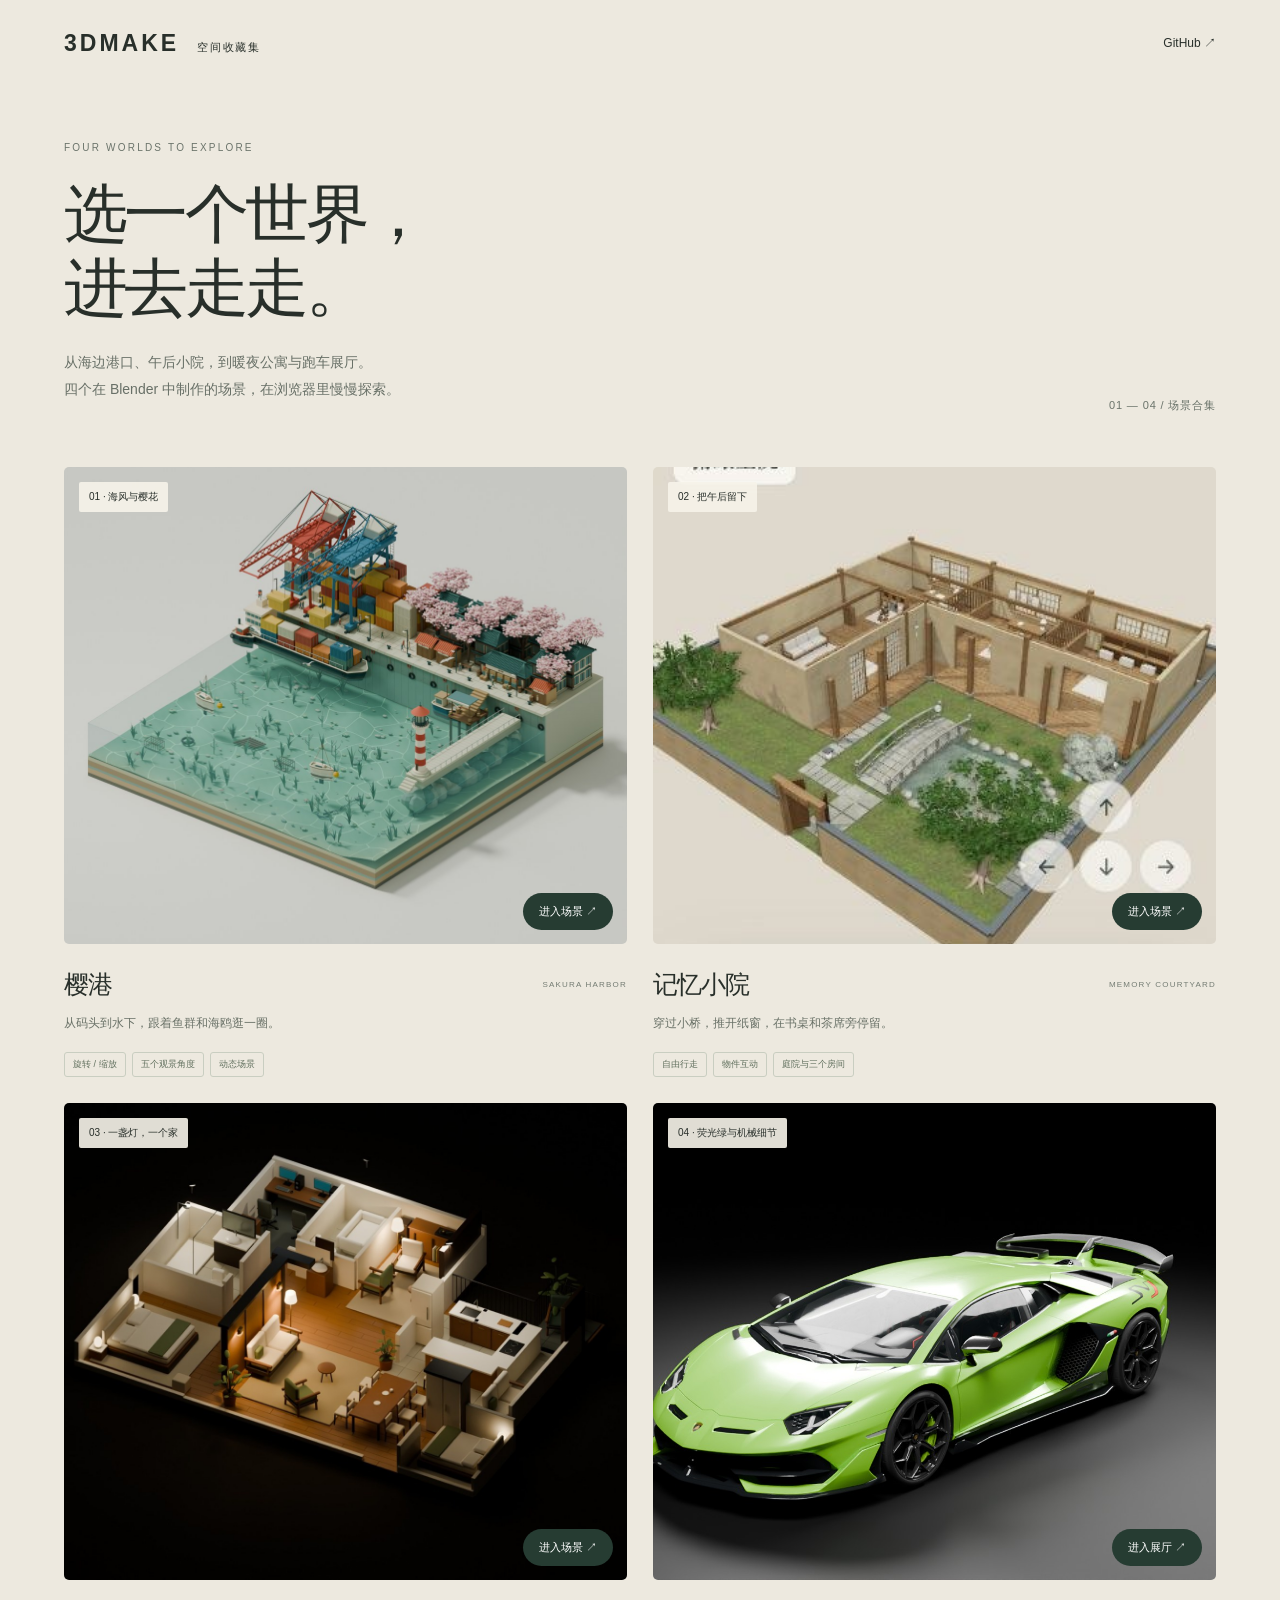
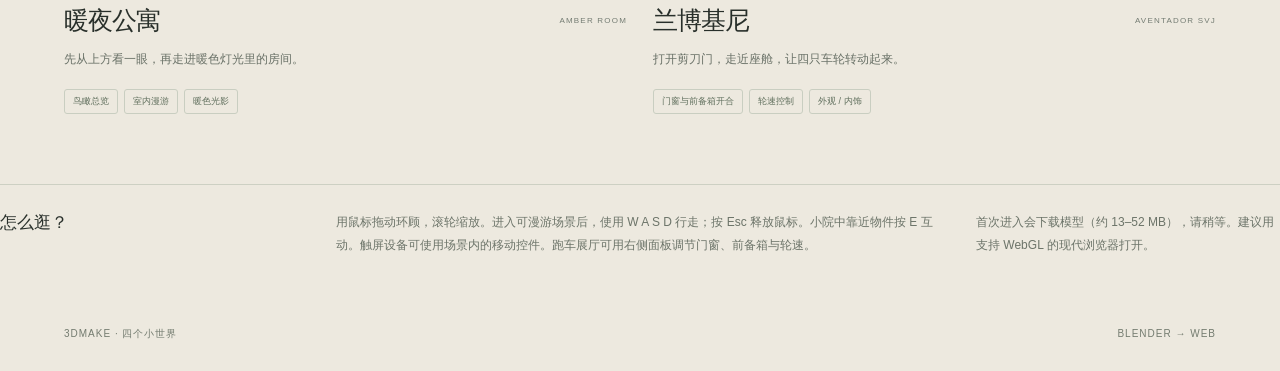
<file: index.html>
<!doctype html>
<html lang="zh-CN">
<head><meta charset="utf-8"><meta name="viewport" content="width=device-width,initial-scale=1"><meta name="theme-color" content="#ede9df"><meta name="description" content="四个交互三维场景：樱港、记忆小院、暖夜公寓与兰博基尼 Aventador SVJ。"><title>3DMAKE · 四个小世界</title><link rel="stylesheet" href="collection.css"></head>
<body class="gallery">
<header class="gallery-header"><a class="brand" href="./">3DMAKE<span>空间收藏集</span></a><a class="repo" href="https://github.com/Austenzcy/3dmake" target="_blank" rel="noopener">GitHub ↗</a></header>
<main><section class="intro"><p class="eyebrow">FOUR WORLDS TO EXPLORE</p><h1>选一个世界，<br>进去走走。</h1><p class="lede">从海边港口、午后小院，到暖夜公寓与跑车展厅。<br>四个在 Blender 中制作的场景，在浏览器里慢慢探索。</p><span class="count">01 — 04 / 场景合集</span></section>
<section class="cards" aria-label="选择三维场景">
<a class="card" href="viewer.html?scene=harbor"><div class="picture"><img src="assets/harbor.jpg" alt="樱花、吊机和灯塔围绕的微缩港口"><span class="badge">01 · 海风与樱花</span><span class="enter">进入场景 ↗</span></div><div class="card-head"><h2>樱港</h2><span>SAKURA HARBOR</span></div><p>从码头到水下，跟着鱼群和海鸥逛一圈。</p><div class="tags"><span>旋转 / 缩放</span><span>五个观景角度</span><span>动态场景</span></div></a>
<a class="card" href="viewer.html?scene=courtyard"><div class="picture"><img src="assets/courtyard.jpg" alt="米色中式庭院、池塘与小桥" loading="lazy"><span class="badge">02 · 把午后留下</span><span class="enter">进入场景 ↗</span></div><div class="card-head"><h2>记忆小院</h2><span>MEMORY COURTYARD</span></div><p>穿过小桥，推开纸窗，在书桌和茶席旁停留。</p><div class="tags"><span>自由行走</span><span>物件互动</span><span>庭院与三个房间</span></div></a>
<a class="card" href="viewer.html?scene=apartment"><div class="picture"><img src="assets/apartment.jpg" alt="暖灯照亮的开放式公寓模型" loading="lazy"><span class="badge">03 · 一盏灯，一个家</span><span class="enter">进入场景 ↗</span></div><div class="card-head"><h2>暖夜公寓</h2><span>AMBER ROOM</span></div><p>先从上方看一眼，再走进暖色灯光里的房间。</p><div class="tags"><span>鸟瞰总览</span><span>室内漫游</span><span>暖色光影</span></div></a>
<a class="card" href="viewer.html?scene=lamborghini"><div class="picture"><img src="assets/lamborghini.jpg" alt="黑色展厅中的荧光绿兰博基尼 Aventador SVJ" loading="lazy"><span class="badge">04 · 荧光绿与机械细节</span><span class="enter">进入展厅 ↗</span></div><div class="card-head"><h2>兰博基尼</h2><span>AVENTADOR SVJ</span></div><p>打开剪刀门，走近座舱，让四只车轮转动起来。</p><div class="tags"><span>门窗与前备箱开合</span><span>轮速控制</span><span>外观 / 内饰</span></div></a>
</section><section class="guide"><h2>怎么逛？</h2><p>用鼠标拖动环顾，滚轮缩放。进入可漫游场景后，使用 W A S D 行走；按 Esc 释放鼠标。小院中靠近物件按 E 互动。触屏设备可使用场景内的移动控件。跑车展厅可用右侧面板调节门窗、前备箱与轮速。</p><p>首次进入会下载模型（约 13–52 MB），请稍等。建议用支持 WebGL 的现代浏览器打开。</p></section></main><footer class="gallery-footer"><span>3DMAKE · 四个小世界</span><span>BLENDER → WEB</span></footer>
</body></html>
</file>
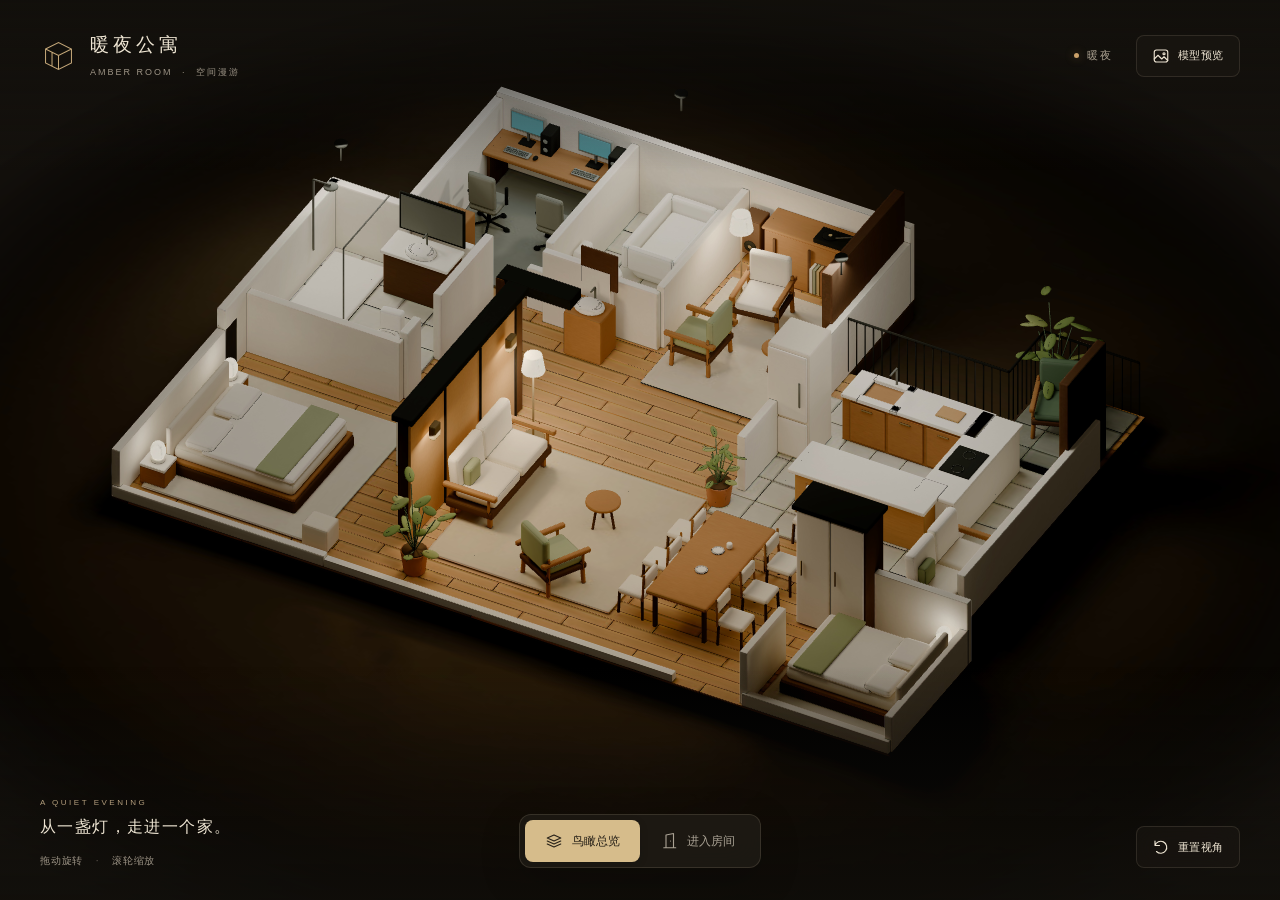
<file: scenes/apartment/index.html>
<!doctype html>
<html lang="zh-CN">
<head>
<meta charset="UTF-8"><meta name="viewport" content="width=device-width, initial-scale=1, viewport-fit=cover">
<meta name="theme-color" content="#14110d"><meta name="description" content="一间被暖光照亮的公寓。依据模型预览在 Blender 中重建，在浏览器中旋转总览，或进入房间自由漫步。">
<title>暖夜公寓 · 空间漫游</title>
<link rel="icon" href="data:image/svg+xml,%3Csvg xmlns='http://www.w3.org/2000/svg' viewBox='0 0 64 64'%3E%3Crect width='64' height='64' rx='16' fill='%23221e17'/%3E%3Cpath d='M14 43V24l18-9 18 9v19l-18 9zM14 24l18 9 18-9M32 33v19' fill='none' stroke='%23d9b981' stroke-width='3'/%3E%3C/svg%3E">
<link rel="stylesheet" href="./style.css">
<script type="importmap">{"imports":{"three":"./vendor/three.module.js","three/addons/":"./vendor/addons/"}}</script>
</head>
<body>
<main id="experience" aria-label="暖夜公寓三维空间">
 <div id="scene"></div>
 <div id="loading"><img src="./assets/poster.jpg" alt="暖色灯光下的公寓鸟瞰模型"><div class="loading-label"><span>正在点亮房间</span><span id="loadProgress">0%</span><div class="loading-track"><i id="loadBar"></i></div></div></div>
 <div class="edge-shade" aria-hidden="true"></div>
 <header>
  <div class="brand"><svg viewBox="0 0 40 40" aria-hidden="true"><path d="m6 13 14-7 14 7v15l-14 7-14-7zm0 0 14 7 14-7M20 20v15M13 17v14"/></svg><div><h1>暖夜公寓</h1><p>AMBER ROOM <span>·</span> 空间漫游</p></div></div>
  <div class="header-actions"><span class="night-label"><i></i> 暖夜</span><button id="referenceBtn" class="ghost" aria-label="查看模型预览"><svg viewBox="0 0 24 24"><rect x="3" y="4" width="18" height="16" rx="3"/><path d="m3 16 5-5 5 5 3-3 5 5"/><circle cx="16" cy="9" r="1.4"/></svg><span>模型预览</span></button></div>
 </header>
 <div id="crosshair" aria-hidden="true"></div>
 <div id="walkHint" class="walk-hint" hidden>点击画面环顾 <span>·</span> W A S D 移动 <span>·</span> Esc 释放鼠标</div>
 <div id="toast" role="status" aria-live="polite"></div>
 <footer>
  <div class="scene-caption"><div class="eyebrow">A QUIET EVENING</div><p id="modeCaption">从一盏灯，走进一个家。</p><span id="controlsCaption">拖动旋转 <b>·</b> 滚轮缩放</span></div>
  <nav class="mode-switch" aria-label="观看方式">
   <button id="overviewBtn" class="selected" aria-pressed="true"><svg viewBox="0 0 24 24"><path d="m3 8 9-4 9 4-9 4zm0 4 9 4 9-4M3 16l9 4 9-4"/></svg>鸟瞰总览</button>
   <button id="walkBtn" aria-pressed="false"><svg viewBox="0 0 24 24"><path d="M8 21V4l10-2v19M5 21h16M14 12h.01"/></svg>进入房间</button>
  </nav>
  <button id="resetBtn" class="reset ghost" aria-label="回到初始视角"><svg viewBox="0 0 24 24"><path d="M4 10a8 8 0 1 1 2 8M4 4v6h6"/></svg><span>重置视角</span></button>
 </footer>
 <aside id="minimap" hidden aria-label="当前位置"><span>你在这里</span><svg id="map" viewBox="-7.8 -6.7 15.6 11.8"><g id="mapPlan"></g><g id="mapMarker"><circle r=".42" class="marker-aura"/><path d="M0 -.36 .19 .2 0 .1 -.19 .2z"/></g></svg></aside>
 <div id="touchControls" hidden><div id="joystick" aria-label="拖动摇杆移动"><i id="stick"></i></div><div class="touch-look-hint">右侧滑动环顾</div></div>
 <dialog id="referenceDialog"><div class="dialog-header"><div><span class="eyebrow">MODEL PREVIEW</span><h2>模型预览</h2></div><button id="closeReference" aria-label="关闭模型预览">×</button></div><img src="./assets/poster.jpg" alt="暖夜公寓模型渲染预览"><p>依据单张图片重建。不可见的结构与实际尺寸按比例推定。</p></dialog>
 <div id="errorPanel" hidden><h2>暂时无法打开三维场景</h2><p id="errorText"></p><button onclick="location.reload()">重新加载</button></div>
</main>
<script type="module" src="./app.js"></script>
</body></html>
</file>
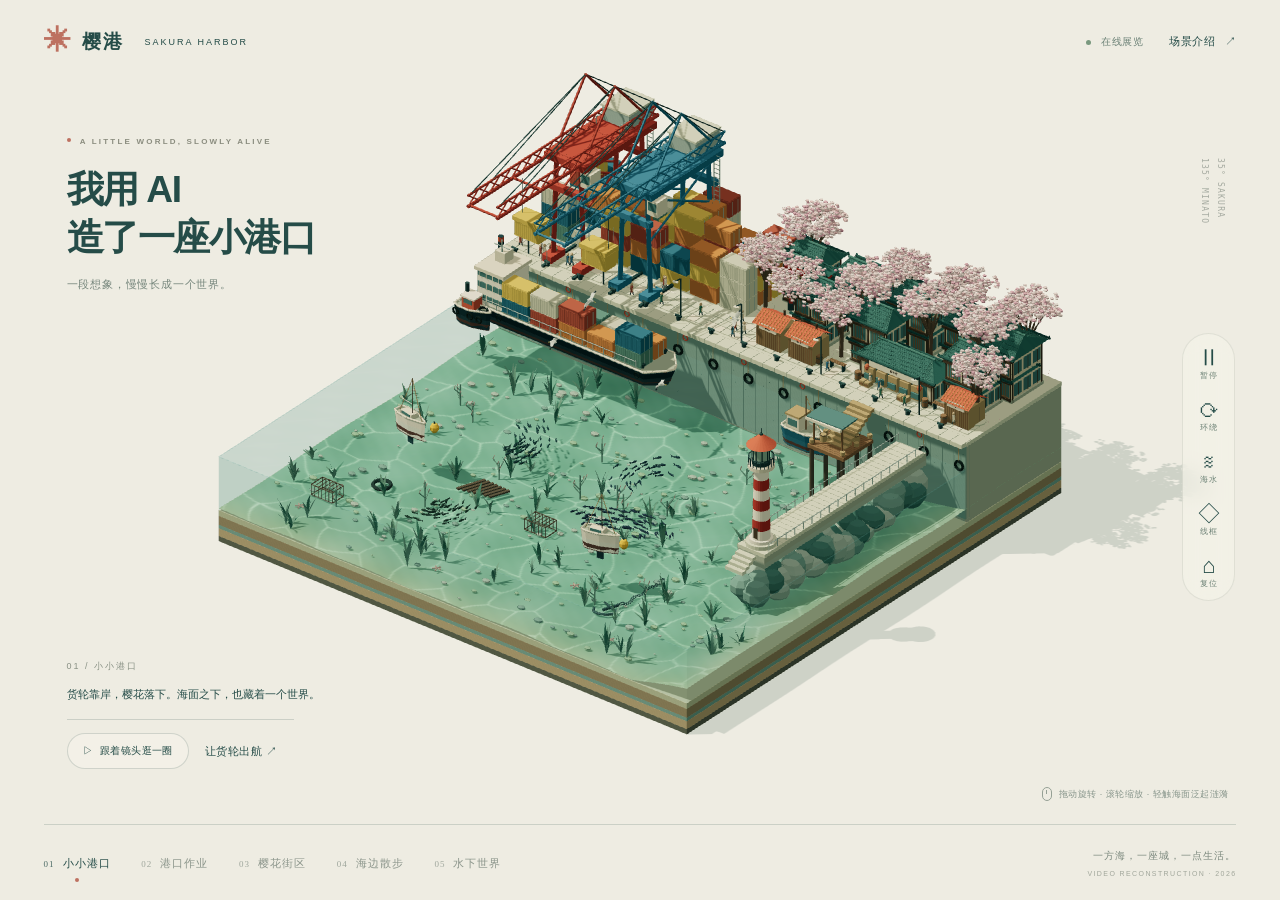
<file: scenes/harbor/index.html>
<!doctype html>
<html lang="zh-CN">
<head>
<meta charset="UTF-8"><meta name="viewport" content="width=device-width, initial-scale=1">
<meta name="theme-color" content="#eeece2"><meta name="description" content="从参考视频重建的樱花微缩港口。探索码头、双吊机、樱花街区、灯塔与海面下的世界。">
<title>樱港 · 一座小小的港口</title>
<link rel="stylesheet" href="style.css">
<script type="importmap">{"imports":{"three":"./vendor/three.module.js"}}</script>
</head>
<body>
<main id="experience">
  <div id="stage" role="img" aria-label="可旋转、缩放的樱花港口三维模型"></div>
  <header class="masthead"><a class="wordmark" href="#" aria-label="返回港口全景"><span class="mark">✳</span> 樱港 <span class="en">SAKURA HARBOR</span></a><div class="header-right"><span class="local-status"><i></i> 在线展览</span><button id="referenceBtn" class="text-btn">场景介绍 <span>↗</span></button></div></header>
  <section class="intro" aria-live="polite"><div class="eyebrow"><span class="coral-dot"></span> A LITTLE WORLD, SLOWLY ALIVE</div><h1 id="sceneTitle">我用 AI<br>造了一座小港口</h1><p id="sceneSubtitle">一段想象，慢慢长成一个世界。</p></section>
  <div class="coordinate" aria-hidden="true">35° SAKURA<br>135° MINATO</div>
  <div class="toolbar" aria-label="场景控制">
    <button id="pauseBtn" title="暂停场景动画" aria-label="暂停动画" aria-pressed="false"><span>Ⅱ</span><small>暂停</small></button>
    <button id="rotateBtn" title="自动环绕" aria-pressed="false"><span>⟳</span><small>环绕</small></button>
    <button id="waterBtn" title="显示或隐藏海水" aria-pressed="false"><span>≋</span><small>海水</small></button>
    <button id="wireBtn" title="查看模型线框" aria-pressed="false"><span>◇</span><small>线框</small></button>
    <button id="resetBtn" title="重置视角"><span>⌂</span><small>复位</small></button>
  </div>
  <div class="scene-detail"><span id="sceneNumber">01 / 小小港口</span><p id="sceneCaption">货轮靠岸，樱花落下。海面之下，也藏着一个世界。</p><div class="small-rule"></div><div class="scene-actions"><button id="tourBtn" class="pill"><span>▷</span> 跟着镜头逛一圈</button><button id="sailBtn" class="text-btn">让货轮出航 ↗</button></div></div>
  <div class="interaction-hint"><span class="mouse-icon"></span><span>拖动旋转 · 滚轮缩放 · 轻触海面泛起涟漪</span></div>
  <footer class="bottom-bar"><nav id="views" aria-label="观景角度">
    <button data-view="0" class="active" aria-current="true"><span>01</span>小小港口<i></i></button>
    <button data-view="1"><span>02</span>港口作业<i></i></button>
    <button data-view="2"><span>03</span>樱花街区<i></i></button>
    <button data-view="3"><span>04</span>海边散步<i></i></button>
    <button data-view="4"><span>05</span>水下世界<i></i></button>
  </nav><div class="footer-note">一方海，一座城，一点生活。<span>VIDEO RECONSTRUCTION · 2026</span></div></footer>
  <div id="loading" role="status"><div class="loader-line"><i></i></div><div>正在把小港口搬到眼前 <span id="loadPercent">0%</span></div><small>第一次加载需要一点时间</small></div>
  <div id="toast" role="status"></div>
</main>
<dialog id="referenceDialog">
  <header><div><div class="eyebrow">ABOUT THE SCENE</div><h2>走进这座小港口</h2></div><button id="closeReference" aria-label="关闭场景介绍">×</button></header>
  <p class="reference-note">左侧为模型渲染预览。选择下方场景，网页镜头会切换到对应区域。<br>模型依据可见画面重建；未展示的背面结构按同一风格补全，尺寸为视觉比例。</p>
  <div class="reference-body"><img id="referenceImage" src="../../assets/harbor.jpg" alt="港口模型渲染预览"><div class="reference-description"><div id="referenceTime">模型预览</div><h3 id="referenceHeading">小小港口</h3><p id="referenceText">方形海水剖面、后侧港口、右侧防波堤，保留原视频的微缩构图。</p><div class="reference-picks"><button data-ref="0" class="active">01 全景</button><button data-ref="1">02 双吊机</button><button data-ref="2">03 樱花街</button><button data-ref="3">04 灯塔</button><button data-ref="4">05 海底</button></div><button id="backToModel" class="pill">回到对应模型视角 ↗</button><a href="../../assets/harbor.jpg" target="_blank">查看 Blender 全景渲染 ↗</a></div></div>
</dialog>
<script type="module" src="app.js"></script>
</body></html>
</file>
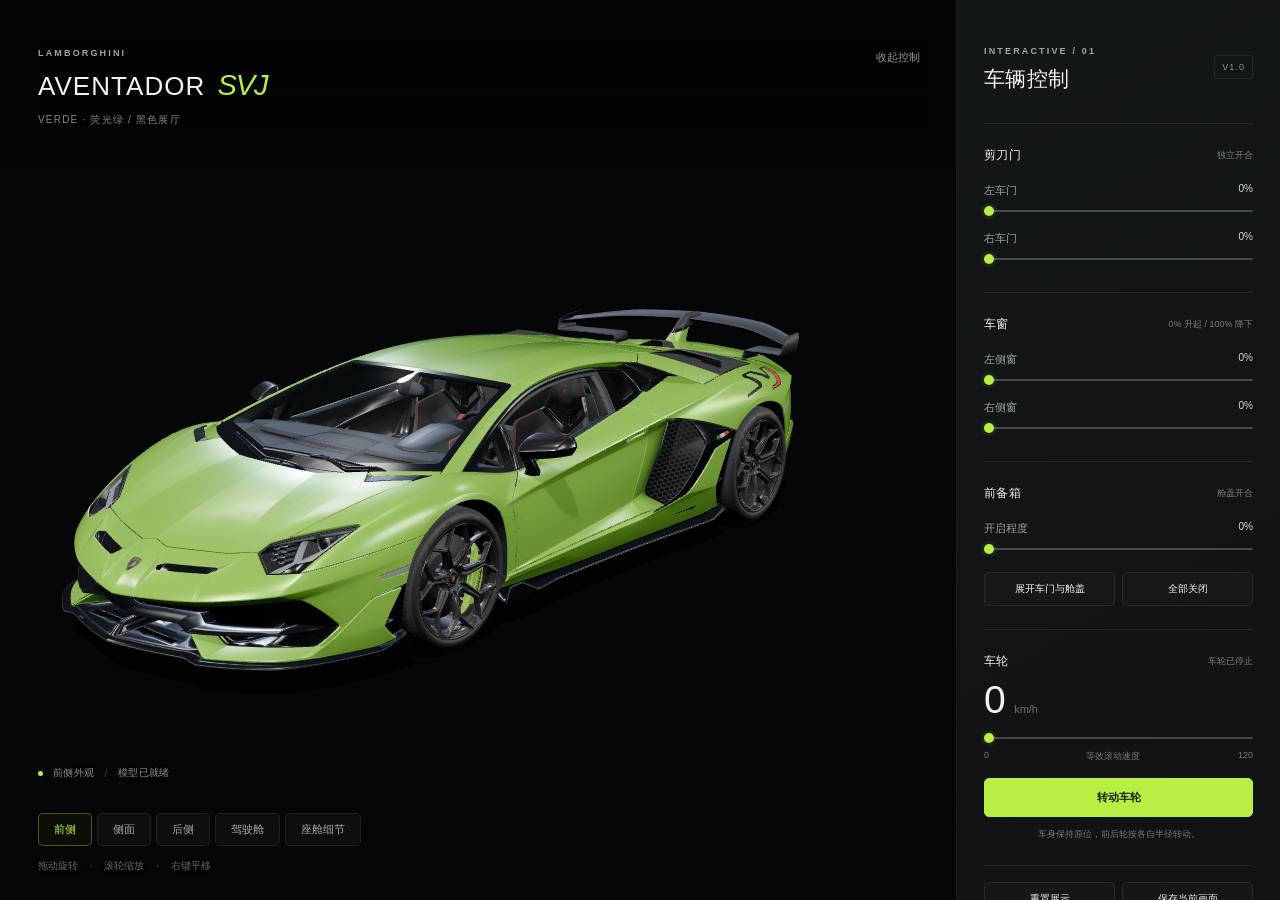
<file: scenes/lamborghini/index.html>
<!doctype html>
<html lang="zh-CN"><head><meta charset="utf-8"><meta name="viewport" content="width=device-width,initial-scale=1"><meta name="theme-color" content="#050607"><title>Aventador SVJ · 交互展厅</title><link rel="icon" href="data:image/svg+xml,%3Csvg xmlns='http://www.w3.org/2000/svg' viewBox='0 0 32 32'%3E%3Crect width='32' height='32' rx='6' fill='%23050607'/%3E%3Cpath d='M8 8h7l-4 16H4zm12 0h8l-10 16h-7z' fill='%23b9ef45'/%3E%3C/svg%3E">
<link rel="stylesheet" href="./style.css"></head>
<body><main id="stage"><canvas id="viewport" aria-label="可旋转查看的 Aventador SVJ 三维模型"></canvas>
<header><div class="wordmark"><span class="eyebrow">LAMBORGHINI</span><h1>AVENTADOR <em>SVJ</em></h1><p>VERDE · 荧光绿 / 黑色展厅</p></div><button id="controls-toggle" class="quiet" aria-expanded="true">收起控制</button></header>
<div class="view-label"><span class="status-dot"></span><span id="view-name">前侧外观</span><span class="separator">/</span><span id="model-status">载入模型</span></div>
<div id="loading" role="status"><div class="spinner"></div><strong id="loading-title">正在进入展厅</strong><span id="loading-subtitle">加载车身、座舱与材质细节</span></div>
<footer><div class="camera-nav" aria-label="预设视角"><button data-camera="front" class="active">前侧</button><button data-camera="side">侧面</button><button data-camera="rear">后侧</button><button data-camera="cockpit">驾驶舱</button><button data-camera="cabin">座舱细节</button></div><p class="gesture">拖动旋转 <span>·</span> 滚轮缩放 <span>·</span> 右键平移</p></footer>
</main>
<aside id="controls" inert><div class="panel-heading"><div><span class="eyebrow">INTERACTIVE / 01</span><h2>车辆控制</h2></div><span class="version">V1.0</span></div>
<section class="control-section"><div class="section-top"><h3>剪刀门</h3><span>独立开合</span></div>
<label for="door-left">左车门 <output id="value-door_left">0%</output></label><input id="door-left" type="range" min="0" max="100" value="0" data-control="door_left">
<label for="door-right">右车门 <output id="value-door_right">0%</output></label><input id="door-right" type="range" min="0" max="100" value="0" data-control="door_right"></section>
<section class="control-section"><div class="section-top"><h3>车窗</h3><span>0% 升起 / 100% 降下</span></div>
<label for="window-left">左侧窗 <output id="value-window_left">0%</output></label><input id="window-left" type="range" min="0" max="100" value="0" data-control="window_left">
<label for="window-right">右侧窗 <output id="value-window_right">0%</output></label><input id="window-right" type="range" min="0" max="100" value="0" data-control="window_right"></section>
<section class="control-section"><div class="section-top"><h3>前备箱</h3><span>舱盖开合</span></div>
<label for="frunk">开启程度 <output id="value-frunk_open">0%</output></label><input id="frunk" type="range" min="0" max="100" value="0" data-control="frunk_open">
<div class="button-row"><button id="open-all">展开车门与舱盖</button><button id="close-all">全部关闭</button></div></section>
<section class="control-section wheels"><div class="section-top"><h3>车轮</h3><span id="wheel-state">车轮已停止</span></div><div class="speed-readout"><output id="speed-value">0</output><span>km/h</span></div>
<label for="speed" class="sr-only">车轮等效速度</label><input id="speed" type="range" min="0" max="120" value="0"><div class="range-labels"><span>0</span><span>等效滚动速度</span><span>120</span></div>
<button id="wheel-toggle" class="primary" aria-pressed="false">转动车轮</button><p class="micro">车身保持原位，前后轮按各自半径转动。</p></section>
<div class="panel-actions"><button id="reset">重置展示</button><button id="snapshot">保存当前画面</button></div><button id="info-open" class="info-link">模型来源与版本说明 <span>↗</span></button>
</aside>
<dialog id="info"><button id="info-close" aria-label="关闭模型说明">×</button><span class="eyebrow">ABOUT THIS MODEL</span><h2>Aventador SVJ · 第一版</h2><p>采用兰博基尼官方公开 AR 模型作为车辆几何底稿，保留原始外观、座舱与贴图，完成部件拆分、展示用开合控制、荧光绿漆面和黑色展厅。</p><dl><div><dt>车型</dt><dd>Aventador SVJ 硬顶版</dd></div><div><dt>几何量</dt><dd><span id="triangle-count">—</span> 个三角面</dd></div><div><dt>车身尺寸</dt><dd>约 4.941 × 2.274 × 1.145 m（含后视镜）</dd></div></dl><p>本版支持四轮转动、左右剪刀门、左右侧窗和前备箱。车身换色、车灯、内置灯、尾气、发动机动态及气流展示已预留位置，暂未启用。</p><p class="note">精度说明：这是官方展示模型，并非原厂工程 CAD。原始贴图最高为 1024 像素；门窗运动路径为展示绑定，未按实测机构校准。发动机内部、车窗升降器等隐藏结构尚未重建。</p><p class="source-link"><a href="https://www.lamborghini.com/en-en/history/aventador-svj" target="_blank" rel="noopener">官方车型参考 ↗</a> <a href="https://www.lamborghini.com/sites/it-en/files/DAM/lamborghini/facelift_2019/model_detail/augmented-reality/aventador/svj/AventadorSVJ_09.glb" target="_blank" rel="noopener">官方模型来源 ↗</a></p></dialog>
<script src="./app.bundle.js"></script></body></html>
</file>
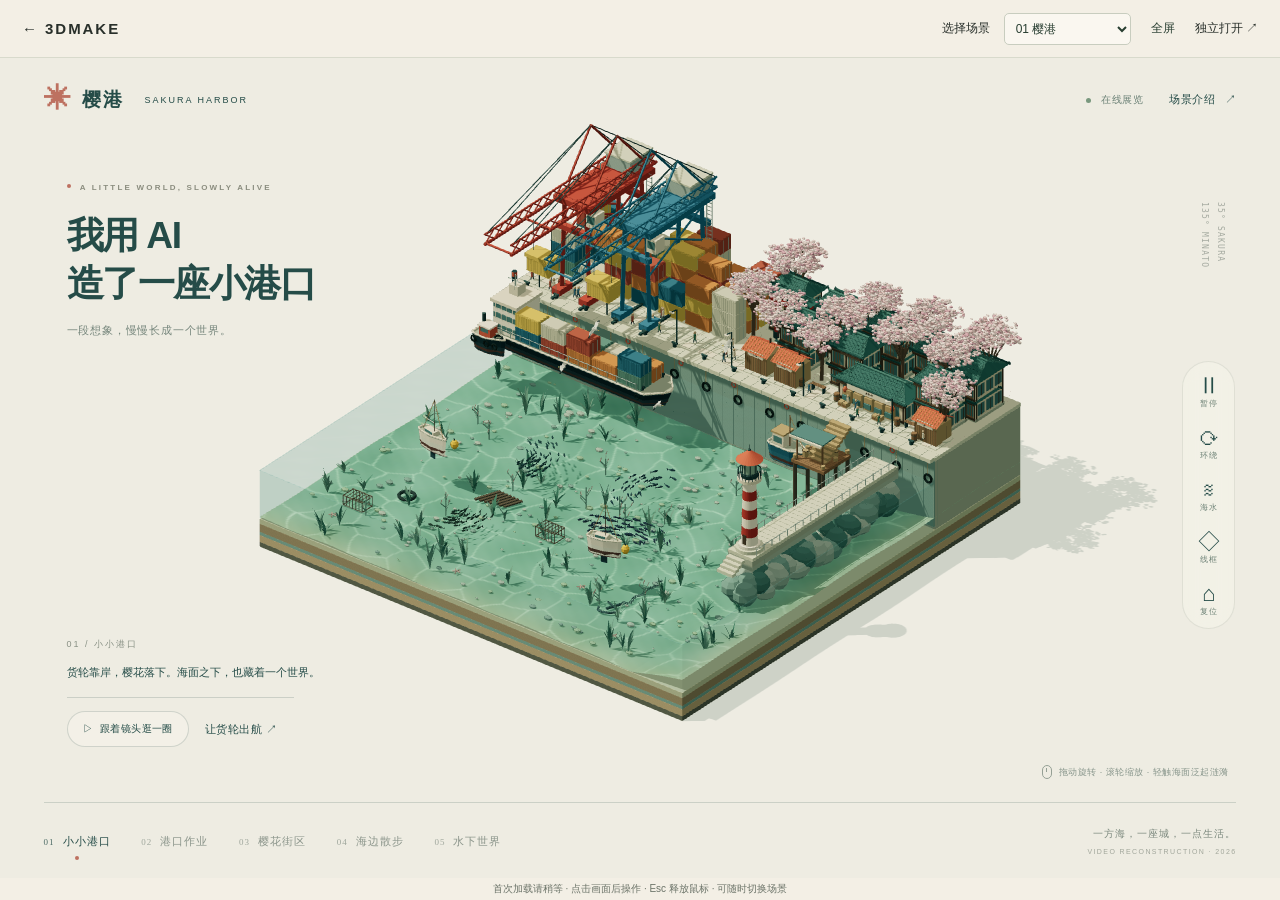
<file: viewer.html>
<!doctype html><html lang="zh-CN"><head><meta charset="utf-8"><meta name="viewport" content="width=device-width,initial-scale=1"><meta name="theme-color" content="#f3efe5"><title>场景漫游 · 3DMAKE</title><link rel="stylesheet" href="collection.css"></head><body class="viewer"><header class="viewer-bar"><a href="./" class="brand" aria-label="返回场景合集">← 3DMAKE</a><div class="viewer-actions"><label for="scene">选择场景</label><select id="scene"><option value="harbor">01 樱港</option><option value="courtyard">02 记忆小院</option><option value="apartment">03 暖夜公寓</option><option value="lamborghini">04 兰博基尼 SVJ</option></select><button id="fullscreen">全屏</button><a id="direct" href="scenes/harbor/" target="_blank" rel="noopener">独立打开 ↗</a></div></header><main class="frame-wrap" id="frameWrap"><iframe id="sceneFrame" title="三维场景" allow="fullscreen" allowfullscreen></iframe></main><p class="viewer-note">首次加载请稍等 · 点击画面后操作 · Esc 释放鼠标 · 可随时切换场景</p><noscript><p class="viewer-error">请启用 JavaScript，或返回首页使用支持 JavaScript 的浏览器。</p></noscript><script src="viewer.js"></script></body></html>
</file>
<file: collection.css>
*{box-sizing:border-box}html{color-scheme:light}body{margin:0;font-family:-apple-system,BlinkMacSystemFont,"Segoe UI","PingFang SC","Microsoft YaHei",sans-serif;color:#282f2a;background:#ede9df}a{color:inherit;text-decoration:none}button,select{font:inherit}a:focus-visible,button:focus-visible,select:focus-visible{outline:3px solid #b75e3d;outline-offset:5px}.gallery-header,.gallery-footer{display:flex;align-items:center;justify-content:space-between;margin:0 auto;max-width:1540px;padding:30px 5%}.brand{font-weight:850;letter-spacing:.13em;font-size:23px}.brand span{display:inline-block;margin-left:18px;font-size:11px;letter-spacing:.16em;font-weight:500}.repo{font-size:12px}.intro{position:relative;max-width:1540px;margin:auto;padding:45px 5% 50px}.eyebrow{font-size:10px;letter-spacing:.22em;color:#6b746b;margin-bottom:24px}.intro h1{font-size:clamp(44px,5vw,74px);font-weight:500;letter-spacing:-.055em;line-height:1.16;margin:0 0 24px}.lede{font-size:14px;line-height:1.9;color:#687067}.count{position:absolute;bottom:54px;right:5%;font-size:11px;letter-spacing:.08em;color:#6b746b}.cards{max-width:1540px;margin:auto;padding:0 5%;display:grid;grid-template-columns:repeat(2,minmax(0,1fr));gap:26px}.card{display:block;min-width:0}.picture{aspect-ratio:1.18;position:relative;background:#d5d3c8;overflow:hidden;border-radius:5px}.picture img{width:100%;height:100%;object-fit:cover;transition:transform .6s ease}.card:hover .picture img{transform:scale(1.035)}.badge{position:absolute;top:15px;left:15px;padding:8px 10px;border-radius:2px;background:#f7f3e9e8;font-size:10px}.enter{position:absolute;right:14px;bottom:14px;border-radius:30px;background:#263c32;color:#fff;padding:11px 16px;font-size:11px}.card-head{display:flex;justify-content:space-between;gap:8px;align-items:center;margin-top:24px}.card h2{margin:0;font-size:25px;letter-spacing:-.04em;font-weight:550}.card-head>span{font-size:8px;letter-spacing:.15em;color:#747c73}.card p{font-size:12px;line-height:1.8;color:#697167}.tags{display:flex;flex-wrap:wrap;gap:6px;margin-top:18px}.tags span{border:1px solid #c9cec1;padding:5px 8px;border-radius:3px;font-size:9px;color:#61705e}.guide{max-width:1386px;margin:70px auto 20px;border-top:1px solid #cdd0c3;padding:26px 0;display:grid;grid-template-columns:1fr 2fr 1fr;gap:32px}.guide h2{font-size:17px;font-weight:500;margin:0}.guide p{font-size:12px;line-height:1.9;color:#6c7469;margin:0}.gallery-footer{font-size:10px;letter-spacing:.1em;color:#747c70;padding-top:24px;padding-bottom:30px}.viewer{height:100vh;height:100dvh;display:flex;flex-direction:column;overflow:hidden;background:#f3efe5}.viewer-bar{flex:none;min-height:58px;display:flex;align-items:center;justify-content:space-between;padding:10px 22px;gap:16px;background:#f3efe5;border-bottom:1px solid #d8dacc}.viewer-bar .brand{font-size:15px}.viewer-actions{display:flex;align-items:center;gap:14px;font-size:12px}.viewer-actions select{max-width:180px;border:1px solid #c8cdbf;border-radius:5px;padding:7px;background:#faf7f0;color:#283e31}.viewer-actions button{border:0;background:transparent;cursor:pointer;color:#283e31}.viewer-bar>a{font-size:12px}.frame-wrap{position:relative;flex:1;min-height:0}.frame-wrap iframe{border:0;width:100%;height:100%;display:block}.viewer-error{padding:40px;text-align:center}.viewer-note{margin:0;padding:4px 12px;background:#f3efe5;text-align:center;font-size:10px;color:#6c7469}@media(max-width:800px){.gallery-header{padding-top:22px}.brand span{display:none}.intro{padding-top:30px}.count{position:static;display:block;margin-top:24px}.cards{grid-template-columns:1fr;gap:38px}.picture{aspect-ratio:1.4}.card-head{margin-top:18px}.guide{margin:42px 5% 0;grid-template-columns:1fr;gap:12px}.viewer-bar{gap:8px;padding:9px 12px}.viewer-actions{gap:8px}.viewer-actions select{max-width:130px;font-size:12px}.viewer-actions button{display:none}.viewer-bar .brand{font-size:12px}.viewer-note{font-size:9px}}@media(prefers-reduced-motion:reduce){.picture img{transition:none}}
</file>
<file: scenes/apartment/style.css>
:root{color-scheme:dark;--cream:#eee5d3;--muted:#9d9486;--amber:#d7b583;--glass:rgba(32,28,22,.80)}*{box-sizing:border-box}body{margin:0;background:#14110d;color:var(--cream);font-family:-apple-system,BlinkMacSystemFont,"PingFang SC","Noto Sans CJK SC",sans-serif;overflow:hidden}button{font:inherit;color:inherit;cursor:pointer;touch-action:manipulation}button:focus-visible{outline:2px solid var(--amber);outline-offset:5px}button svg{width:18px;height:18px;fill:none;stroke:currentColor;stroke-width:1.5;stroke-linecap:round;stroke-linejoin:round}#experience,#scene,#loading,.edge-shade{position:fixed;inset:0}#scene canvas{display:block;touch-action:none;outline:0}#loading{z-index:6;background:#14110d;transition:opacity .7s;pointer-events:none}#loading img{width:100%;height:100%;object-fit:contain;opacity:.58}.loading-label{position:absolute;left:50%;top:73%;transform:translateX(-50%);width:224px;font-size:12px;letter-spacing:2px;color:#dfc9a6;display:flex;justify-content:space-between;flex-wrap:wrap}.loading-track{width:100%;height:2px;background:#ffffff16;margin-top:14px}.loading-track i{height:100%;display:block;background:#d9b580;width:2%;transition:width .3s}.edge-shade{pointer-events:none;background:linear-gradient(180deg,#110f0ba8 0%,transparent 19%,transparent 74%,#110f0bc9 100%)}header{position:absolute;top:32px;left:40px;right:40px;display:flex;align-items:center;justify-content:space-between;pointer-events:none;z-index:8}.brand{display:flex;gap:13px;align-items:center}.brand>svg{width:37px;height:37px;fill:none;stroke:#c6a97a;stroke-width:1.1}.brand h1{font-size:19px;font-weight:500;letter-spacing:4px;margin:0}.brand p{font-size:9px;letter-spacing:2px;color:var(--muted);margin:8px 0 0}.brand p span{margin:0 5px}.header-actions{display:flex;align-items:center;gap:23px;pointer-events:auto}.night-label{font-size:11px;letter-spacing:2px;color:#aaa090;display:flex;align-items:center;gap:8px}.night-label i{width:5px;height:5px;border-radius:50%;background:#cba16a;box-shadow:0 0 10px #d2a66166}.ghost{border:1px solid #cdbba024;background:#211d1866;padding:11px 15px;border-radius:8px;display:flex;align-items:center;gap:8px;font-size:11px;letter-spacing:.6px;backdrop-filter:blur(12px);transition:.2s}.ghost:hover{background:#44372a66;border-color:#cdbba065}footer{position:absolute;bottom:32px;left:40px;right:40px;display:flex;justify-content:space-between;align-items:flex-end;pointer-events:none;z-index:8}.eyebrow{font-size:8px;letter-spacing:2.5px;color:#b29d7c}.scene-caption p{font-size:16px;font-weight:350;letter-spacing:1.4px;margin:10px 0 12px}.scene-caption>span{font-size:10px;letter-spacing:.8px;color:var(--muted)}.scene-caption b{font-weight:normal;padding:0 9px;color:#625c52}.mode-switch{position:absolute;left:50%;bottom:0;transform:translateX(-50%);display:flex;border:1px solid #cdbba028;border-radius:12px;padding:5px;background:var(--glass);box-shadow:0 12px 40px #0003;backdrop-filter:blur(16px);pointer-events:auto;white-space:nowrap}.mode-switch button{border:0;background:transparent;color:#aaa294;border-radius:8px;padding:12px 20px;font-size:12px;display:flex;align-items:center;gap:9px;transition:.22s}.mode-switch button:hover{color:var(--cream);background:#ffffff08}.mode-switch button.selected{background:#d6bc8b;color:#272118;box-shadow:0 2px 8px #0002}.reset{pointer-events:auto}.walk-hint{position:absolute;top:112px;left:50%;transform:translateX(-50%);padding:12px 18px;border:1px solid #ffffff16;border-radius:8px;font-size:11px;color:#d7cdbb;background:#1a1712b3;white-space:nowrap;pointer-events:none;z-index:5}.walk-hint span{margin:0 9px;color:#776b56}#crosshair{display:none;position:absolute;top:50%;left:50%;width:4px;height:4px;border:1px solid #fff9;background:#fff3;border-radius:50%;transform:translate(-50%,-50%);pointer-events:none}body.walking #crosshair{display:block}body.locked header,body.locked footer{opacity:.22;transition:opacity .3s}body.locked #walkHint{display:none}#toast{position:absolute;top:28%;left:50%;transform:translateX(-50%);padding:12px 18px;border-radius:8px;background:#1c1811dd;color:#e0ca9d;opacity:0;transition:opacity .2s;pointer-events:none;font-size:12px;z-index:10}#toast.visible{opacity:1}#minimap{position:absolute;right:40px;bottom:103px;width:170px;border:1px solid #d0b98e24;border-radius:12px;background:#191610b8;backdrop-filter:blur(10px);padding:10px;pointer-events:none}#minimap>span{font-size:9px;letter-spacing:1px;color:#ac9c82;padding-left:3px}#map{display:block;width:100%;height:120px;margin-top:6px}#mapPlan polygon{fill:#6f5e3f24;stroke:#bda68166;stroke-width:.1}#mapPlan rect{fill:#c9ad7927}#mapMarker{fill:#efd19d}#mapMarker .marker-aura{fill:#d6b67e16}dialog{padding:24px;border:1px solid #d4b88b3b;border-radius:18px;background:#211c16;color:var(--cream);width:min(900px,90vw);max-height:90dvh;box-shadow:0 35px 120px #000a}dialog::backdrop{background:#090806ba;backdrop-filter:blur(12px)}.dialog-header{display:flex;justify-content:space-between;align-items:center;margin-bottom:20px}.dialog-header h2{font-size:17px;letter-spacing:2px;font-weight:450;margin:8px 0 0}.dialog-header button{background:#ffffff08;border:1px solid #ffffff16;border-radius:50%;font-size:24px;width:36px;height:36px;line-height:30px}dialog img{width:100%;max-height:67dvh;object-fit:contain;border-radius:6px;display:block}dialog p{font-size:11px;color:#a69a87;margin:16px 0 0;line-height:1.7}#errorPanel{position:absolute;inset:30% 15%;text-align:center;padding:30px;background:#221c14ee;border:1px solid #a78555;border-radius:14px;z-index:12}#errorPanel h2{font-size:20px}#errorPanel p{line-height:1.7}#errorPanel button{background:#dcc49a;color:#282115;padding:12px 24px;border:0;border-radius:6px}#touchControls{position:absolute;bottom:118px;left:22px;right:22px;pointer-events:none}#joystick{width:100px;height:100px;border-radius:50%;border:1px solid #d1ba8f44;background:#b0925e0d;pointer-events:auto;touch-action:none;position:relative}#stick{position:absolute;width:42px;height:42px;border-radius:50%;left:28px;top:28px;background:#d6bc8b70;border:1px solid #d6bc8b99;pointer-events:none}.touch-look-hint{position:absolute;right:0;bottom:36px;font-size:10px;color:#c2ad88;letter-spacing:1px}[hidden]{display:none!important}@media(max-width:760px){header{top:22px;left:22px;right:22px}.brand h1{font-size:16px;letter-spacing:3px}.brand p{font-size:7px;letter-spacing:1.5px}.brand>svg{width:30px;height:30px}.header-actions{gap:10px}.night-label{display:none}.ghost{padding:10px}.header-actions .ghost span{display:none}footer{left:22px;right:22px;bottom:max(25px,env(safe-area-inset-bottom))}.scene-caption{position:absolute;bottom:81px;left:0}.scene-caption .eyebrow{font-size:7px}.scene-caption p{font-size:14px;margin:9px 0}.scene-caption>span{font-size:9px}.mode-switch{bottom:0}.mode-switch button{padding:12px 15px;font-size:11px;gap:6px}.reset{position:absolute;bottom:85px;right:0}.reset span{display:none}#minimap{width:125px;right:22px;top:98px;bottom:auto;padding:7px}#map{height:86px}body.walking .scene-caption{display:none}body.walking .reset{bottom:0}.walk-hint{top:auto;bottom:87px;font-size:10px;padding:10px;max-width:90vw;white-space:normal;line-height:1.6;text-align:center}body.walking header{opacity:.7}dialog{padding:17px}#loading img{object-fit:cover}.loading-label{top:70%}}@media(prefers-reduced-motion:reduce){*{transition:none!important}}
</file>
<file: scenes/harbor/style.css>
:root{--paper:#eeece2;--ink:#254c48;--muted:#82918a;--line:rgba(48,80,71,.18);--accent:#bd7160}*{box-sizing:border-box}html,body{margin:0;width:100%;height:100%;overflow:hidden;background:var(--paper);color:var(--ink);font-family:-apple-system,BlinkMacSystemFont,"PingFang SC","Hiragino Sans GB","Microsoft YaHei",sans-serif}button,a{-webkit-tap-highlight-color:transparent}button{font:inherit;color:inherit;cursor:pointer}a{color:inherit;text-decoration:none}button:focus-visible,a:focus-visible{outline:2px solid var(--accent);outline-offset:5px}button{border:0;background:none}button:disabled{cursor:wait;opacity:.5}#experience{position:relative;width:100%;height:100%;isolation:isolate}#stage{position:absolute;inset:0 0 76px;touch-action:none}#stage canvas{width:100%;height:100%;display:block;outline:0}.masthead{position:absolute;left:3.4%;right:3.4%;top:27px;display:flex;align-items:center;justify-content:space-between;z-index:4}.wordmark{font-size:19px;font-weight:650;display:flex;align-items:center;gap:9px;letter-spacing:2px}.mark{font-size:27px;color:var(--accent);line-height:1}.en{font-size:9px;letter-spacing:2px;font-weight:500;margin-left:12px}.header-right{display:flex;align-items:center;gap:26px;font-size:11px;letter-spacing:.5px}.local-status{font-size:10px;color:#6c8277}.local-status i{display:inline-block;width:5px;height:5px;background:#79987e;border-radius:50%;margin-right:7px}.text-btn{padding:7px 0;font-size:11px;letter-spacing:.5px}.text-btn span{margin-left:6px}.download{padding:9px 12px;border:1px solid var(--line);border-radius:3px}.download span{margin-left:13px}.intro{position:absolute;top:15%;left:5.2%;pointer-events:none;z-index:2}.eyebrow{font-size:8px;font-weight:550;letter-spacing:2.2px;color:#8b8d7f;line-height:1.7}.coral-dot{display:inline-block;width:4px;height:4px;border-radius:50%;background:var(--accent);margin-right:5px;vertical-align:2px}h1{font-size:clamp(27px,2.9vw,46px);letter-spacing:-1.5px;line-height:1.3;font-weight:650;margin:16px 0 14px}.intro>p{font-size:11px;line-height:1.8;color:#77877d;letter-spacing:.8px;max-width:270px}.coordinate{position:absolute;right:4.1%;top:17.5%;font-family:monospace;font-size:8px;color:#a5aaa0;line-height:1.9;letter-spacing:1.2px;writing-mode:vertical-rl}.toolbar{position:absolute;right:3.5%;top:37%;display:flex;flex-direction:column;gap:4px;z-index:5;padding:5px;background:rgba(245,243,233,.66);backdrop-filter:blur(10px);border:1px solid rgba(80,103,89,.12);border-radius:32px}.toolbar button{display:flex;align-items:center;justify-content:center;flex-direction:column;width:41px;height:48px;border-radius:22px;transition:background .2s}.toolbar button:hover,.toolbar button[aria-pressed=true]{background:#dbe1d4}.toolbar button>span{font-family:Arial,sans-serif;font-size:22px;line-height:24px;font-weight:300}.toolbar small{font-size:8px;color:#6d8276;letter-spacing:1px}.scene-detail{position:absolute;left:5.2%;bottom:131px;max-width:350px;pointer-events:none}.scene-detail>span{font-size:9px;letter-spacing:2px;color:#899185}.scene-detail>p{font-size:11px;line-height:1.8;margin:12px 0 14px;max-width:310px}.small-rule{height:1px;background:var(--line);width:90%}.scene-actions{display:flex;gap:16px;margin-top:13px;align-items:center;pointer-events:auto}.pill{border:1px solid var(--line);border-radius:30px;font-size:10px;letter-spacing:.4px;padding:10px 15px;background:rgba(244,242,232,.75);display:inline-flex;align-items:center;gap:7px;transition:background .2s}.pill:hover{background:#dfe5d7}.pill.active{background:#294e48;color:var(--paper)}.interaction-hint{position:absolute;right:4%;bottom:99px;display:flex;align-items:center;gap:7px;color:#87958b;font-size:9px;letter-spacing:.5px;pointer-events:none}.mouse-icon{width:10px;height:14px;border:1px solid #95a095;border-radius:5px;display:block}.mouse-icon:after{content:"";height:4px;width:1px;display:block;background:#95a095;margin:2px auto}.bottom-bar{position:absolute;bottom:0;left:3.4%;right:3.4%;height:76px;border-top:1px solid var(--line);display:flex;align-items:center;justify-content:space-between;background:var(--paper);z-index:5}nav{display:flex;align-items:center;gap:clamp(14px,2.4vw,40px);height:100%}nav button{position:relative;padding:22px 0 21px;font-size:11px;color:#8b958b;letter-spacing:1px;white-space:nowrap}nav button>span{font-size:9px;margin-right:8px;font-family:Georgia,serif;opacity:.8}nav button.active{color:var(--ink)}nav button i{position:absolute;bottom:10px;left:calc(50% - 2px);width:4px;height:4px;border-radius:50%;background:var(--accent);opacity:0}nav button.active i{opacity:1}.footer-note{text-align:right;font-size:10px;letter-spacing:1px;color:#7c897e}.footer-note span{display:block;font-size:7px;letter-spacing:1.4px;margin-top:7px;color:#a1a69b}#loading{position:absolute;inset:0;z-index:15;display:flex;flex-direction:column;align-items:center;justify-content:center;background:var(--paper);font-size:12px;letter-spacing:2px;transition:opacity .6s}#loading.hide{opacity:0;pointer-events:none}#loadPercent{font-family:Georgia,serif;font-size:11px;display:inline-block;width:35px;letter-spacing:0;margin-left:12px}#loading small{font-size:9px;margin-top:12px;color:#8d988c;letter-spacing:1px}.loader-line{width:230px;height:1px;background:#d1d9c9;margin-bottom:25px}.loader-line i{display:block;width:0%;height:1px;background:#436b5b;transition:width .3s}#toast{position:absolute;left:50%;bottom:105px;transform:translate(-50%,10px);font-size:11px;background:#31564be8;backdrop-filter:blur(8px);color:#f7f4e6;border-radius:30px;padding:12px 22px;pointer-events:none;opacity:0;transition:.25s;z-index:9;white-space:nowrap}#toast.show{opacity:1;transform:translate(-50%,0)}dialog{border:1px solid #d1d6c7;border-radius:10px;background:#f1efe5;box-shadow:0 24px 100px #344a4340;padding:30px;width:min(850px,92vw);max-height:90vh;color:var(--ink)}dialog::backdrop{background:#243e3d50;backdrop-filter:blur(8px)}dialog header{display:flex;align-items:center;justify-content:space-between}dialog h2{font-weight:550;font-size:23px;letter-spacing:0;margin:8px 0 5px}#closeReference{font-size:28px;color:#889489;padding:8px;align-self:flex-start}.reference-note{font-size:11px;color:#7e8b80;line-height:1.9;margin:16px 0 23px}.reference-body{display:grid;grid-template-columns:1.1fr 1fr;gap:30px}.reference-body>img{width:100%;max-height:450px;object-fit:contain;border:1px solid #d8dccf}.reference-description{padding-top:15px;display:flex;flex-direction:column;align-items:flex-start}.reference-description>div:first-child{font-size:9px;letter-spacing:1px;color:#8a9589}.reference-description h3{font-size:25px;font-weight:550;margin:16px 0}.reference-description p{font-size:12px;line-height:1.9;margin:0 0 20px;color:#6c8174}.reference-picks{display:flex;flex-wrap:wrap;gap:8px;margin:12px 0 25px}.reference-picks button{padding:8px 10px;border:1px solid var(--line);font-size:10px;border-radius:3px}.reference-picks button.active{background:#dbe2d4}.reference-description>a{font-size:10px;color:#83907e;padding-top:23px;text-decoration:underline;text-underline-offset:4px}
@media(min-width:1500px){.intro{top:17%}.scene-detail{bottom:145px}}
@media(max-width:1050px){.en{display:none}.intro{top:13%;left:4.5%}h1{font-size:31px}.scene-detail{left:4.5%;bottom:110px;max-width:280px}.scene-detail>p{font-size:10px;max-width:240px}.footer-note{display:none}.bottom-bar{justify-content:center}.toolbar{right:2.3%}.coordinate{right:3.2%}.header-right{gap:16px}.local-status{display:none}.interaction-hint{font-size:8px;right:3%;bottom:89px}}
@media(max-width:600px){.masthead{top:20px;left:6%;right:6%}.wordmark{font-size:16px}.mark{font-size:22px}.header-right{gap:13px;font-size:10px}.download{font-size:9px;padding:7px}.download span{margin-left:5px}#referenceBtn{font-size:10px}.intro{top:12%;left:7%}.eyebrow{font-size:6px;letter-spacing:1.8px}h1{font-size:29px;margin:12px 0 8px;letter-spacing:-.8px}.intro>p{font-size:9px;max-width:240px}.coordinate{display:none}.toolbar{top:38%;right:3%;padding:3px;gap:0}.toolbar button{height:40px;width:32px}.toolbar button>span{font-size:19px;line-height:19px}.toolbar small{font-size:7px}.scene-detail{left:7%;bottom:104px;max-width:86%;width:86%}.scene-detail>span{font-size:8px}.scene-detail>p{font-size:10px;max-width:100%;margin:9px 0 11px}.scene-actions{margin-top:11px}.scene-actions .pill{font-size:9px;padding:8px 12px}.scene-actions .text-btn{font-size:9px}.small-rule{width:100%}.interaction-hint{font-size:7px;bottom:81px;right:7%}.mouse-icon{display:none}.bottom-bar{left:5%;right:5%;height:66px}nav{width:100%;justify-content:space-between;gap:0}nav button{font-size:9px;padding:16px 0 20px;letter-spacing:0}nav button>span{display:block;font-size:8px;margin-right:0;margin-bottom:4px}nav button i{bottom:8px}#stage{bottom:65px}dialog{padding:20px}.reference-body{grid-template-columns:1fr;gap:10px}.reference-body>img{height:270px}.reference-description{padding-top:0}.reference-description h3{font-size:20px;margin:10px 0}.reference-description p{margin-bottom:0}.reference-picks{margin:15px 0}.reference-note{font-size:10px;margin-bottom:15px}dialog h2{font-size:20px}#toast{bottom:72px;font-size:9px;max-width:90%;white-space:normal;text-align:center}}
@media(prefers-reduced-motion:reduce){*{scroll-behavior:auto!important;transition:none!important}}

#experience.detail #stage::after{content:"";position:absolute;inset:0;pointer-events:none;background:linear-gradient(to bottom,rgba(238,236,226,.7) 0%,rgba(238,236,226,0) 15%,rgba(238,236,226,0) 82%,rgba(238,236,226,.55) 94%,var(--paper) 100%)}

#experience.detail .intro::before{content:"";position:absolute;z-index:-1;inset:-20px -30px -25px -40px;background:radial-gradient(ellipse at 35% 48%,rgba(238,236,226,.95) 0%,rgba(238,236,226,.83) 38%,rgba(238,236,226,0) 74%)}

#experience.detail .scene-detail::before{content:"";position:absolute;z-index:-1;inset:-12px -30px -12px -30px;background:radial-gradient(ellipse at 30% 60%,rgba(238,236,226,.91),rgba(238,236,226,.75) 48%,rgba(238,236,226,0) 76%)}
</file>
<file: scenes/lamborghini/style.css>
:root{color-scheme:dark;--bg:#050607;--panel:#111314;--muted:#797f83;--text:#f1f3f1;--lime:#b9ef45;--line:#ffffff13;font-family:Inter,-apple-system,BlinkMacSystemFont,"PingFang SC","Microsoft YaHei",sans-serif}*{box-sizing:border-box}body{margin:0;background:var(--bg);color:var(--text);overflow:hidden}button,input{font:inherit}button{color:inherit;cursor:pointer;border:1px solid var(--line);background:#ffffff05;border-radius:5px;transition:background .18s,border-color .18s}button:hover{background:#ffffff0d;border-color:#ffffff35}button:focus-visible,input:focus-visible{outline:2px solid var(--lime);outline-offset:4px}#stage{position:absolute;inset:0 324px 0 0;transition:right .3s}#viewport{display:block;width:100%;height:100%;touch-action:none}header{position:absolute;top:34px;left:38px;right:28px;display:flex;justify-content:space-between;gap:20px;pointer-events:none}.eyebrow{font-size:9px;letter-spacing:.24em;color:#a0a5a5;font-weight:600}h1{font-size:26px;letter-spacing:.04em;font-weight:500;margin:9px 0 0}h1 em{font-size:29px;color:var(--lime);font-style:italic;letter-spacing:-.04em;margin-left:4px}.wordmark p{font-size:10px;color:#818687;letter-spacing:.12em;margin:11px 0 0}.quiet{pointer-events:auto;border:0;background:transparent;color:#93999a;font-size:11px;height:30px;padding:6px 8px}.view-label{position:absolute;left:38px;bottom:120px;font-size:10px;color:#899092;display:flex;align-items:center;gap:10px;letter-spacing:.04em}.status-dot{height:5px;width:5px;background:var(--lime);border-radius:50%}.separator{color:#424849}footer{position:absolute;bottom:27px;left:38px;right:28px;display:flex;flex-direction:column;gap:13px}.camera-nav{display:flex;gap:5px;flex-wrap:wrap}.camera-nav button{font-size:11px;min-height:33px;padding:8px 15px;color:#a3a8a8;background:#101214cc;backdrop-filter:blur(8px)}.camera-nav button.active{color:var(--lime);border-color:#b9ef4555;background:#b9ef450a}.gesture{font-size:10px;color:#60696b;margin:0}.gesture span{padding:0 9px}#controls{position:absolute;right:0;top:0;bottom:0;width:324px;padding:30px 27px 20px;background:linear-gradient(150deg,#141718,#101213);border-left:1px solid #ffffff08;overflow-y:auto;scrollbar-width:thin;transition:transform .3s}.panel-heading{display:flex;align-items:center;justify-content:space-between;margin-bottom:25px}h2{margin:7px 0 0;font-size:21px;font-weight:500;letter-spacing:.02em}.version{font-size:9px;letter-spacing:.12em;color:#8b9390;border:1px solid var(--line);padding:6px 7px;border-radius:3px}.control-section{padding:17px 0;border-top:1px solid var(--line)}.section-top{display:flex;justify-content:space-between;align-items:center;margin-bottom:19px}.section-top h3{font-size:12px;font-weight:500;letter-spacing:.04em;margin:0}.section-top>span{font-size:9px;color:var(--muted)}label{display:flex;justify-content:space-between;color:#9ba1a1;font-size:11px;margin:13px 0 6px}label output{font-variant-numeric:tabular-nums;color:#d5dcd8;font-size:10px}input[type=range]{width:100%;height:14px;background:transparent;margin:1px 0 3px;appearance:none;cursor:pointer;display:block}input[type=range]::-webkit-slider-runnable-track{height:2px;background:#444a45;border-radius:4px}input[type=range]::-webkit-slider-thumb{appearance:none;width:10px;height:10px;border-radius:50%;background:var(--lime);margin-top:-4px;box-shadow:0 0 0 3px #b9ef4510}input[type=range]::-moz-range-track{height:2px;background:#444a45}input[type=range]::-moz-range-thumb{width:10px;height:10px;border:0;border-radius:50%;background:var(--lime)}.button-row{display:flex;gap:7px;margin-top:16px}.button-row button{font-size:10px;flex:1;padding:9px 3px}.wheels .section-top{margin-bottom:10px}.speed-readout{display:flex;align-items:baseline;gap:10px;margin:9px 0 12px}.speed-readout output{font-size:39px;font-weight:300;letter-spacing:-.04em;line-height:1;font-variant-numeric:tabular-nums}.speed-readout span{font-size:11px;color:#68716e}.range-labels{display:flex;justify-content:space-between;font-size:9px;color:#737d78;margin:5px 0 15px}.primary{width:100%;padding:11px;background:var(--lime);border-color:var(--lime);color:#142002;font-size:11px;font-weight:600}.primary:hover{background:#caf96c;border-color:#caf96c}.micro{font-size:9px;color:#717a75;text-align:center;margin:10px 0 0;line-height:1.7}.panel-actions{display:flex;gap:7px;border-top:1px solid var(--line);padding-top:16px}.panel-actions button{flex:1;font-size:10px;padding:9px 4px}.info-link{margin-top:12px;padding:9px 0;width:100%;display:flex;justify-content:space-between;font-size:10px;color:#777f7b;border:0;background:transparent}.info-link:hover{background:transparent;color:#c4cec6}.controls-hidden #controls{transform:translateX(100%)}.controls-hidden #stage{right:0}#loading{position:absolute;inset:0;background:#050607e8;display:flex;align-items:center;justify-content:center;flex-direction:column;gap:13px;transition:opacity .6s;z-index:5}#loading strong{font-size:14px;font-weight:400}#loading>span{font-size:11px;color:#7d867f;max-width:80%;line-height:1.7}#loading.done{opacity:0;pointer-events:none}.spinner{width:30px;height:30px;border:1px solid #b9ef4522;border-top-color:var(--lime);border-radius:50%;animation:spin 1.2s linear infinite;margin-bottom:8px}@keyframes spin{to{transform:rotate(360deg)}}dialog{background:#151918;color:#d7ddd9;border:1px solid #343e34;border-radius:9px;max-width:600px;width:calc(100vw - 40px);padding:35px 38px;line-height:1.85;box-shadow:0 30px 100px #0009}dialog::backdrop{background:#000a;backdrop-filter:blur(6px)}dialog h2{font-size:25px;color:#eef3ed;margin-bottom:20px}dialog p{font-size:12px;color:#9fa9a1}dialog .note{color:#9ca68e;background:#b9ef4506;border-left:2px solid #778f48;padding:12px 16px}#info-close{position:absolute;right:15px;top:12px;background:transparent;border:0;font-size:25px;color:#9aa39b}dl{font-size:11px;border-top:1px solid var(--line);border-bottom:1px solid var(--line);padding:10px 0}dl div{display:flex;padding:4px 0;gap:20px}dt{width:80px;flex-shrink:0;color:#79887c}dd{margin:0}a{color:#b8d891;text-decoration:none}.source-link{display:flex;gap:25px;margin-bottom:0}.sr-only{position:absolute;width:1px;height:1px;padding:0;margin:-1px;overflow:hidden;clip:rect(0,0,0,0);white-space:nowrap;border:0}@media(min-height:900px){#controls{padding-top:40px}.control-section{padding:23px 0}.panel-heading{margin-bottom:30px}header{top:42px}}@media(max-width:1000px){#controls{width:286px;padding:25px 20px}#stage{right:286px}header{left:25px;right:18px}h1{font-size:20px}h1 em{font-size:25px}.view-label,footer{left:25px}}@media(max-width:700px){body{overflow:auto}#stage{position:relative;height:62vh;min-height:400px;right:auto;width:100%}#controls{position:relative;width:100%;height:auto;padding:25px;display:grid;grid-template-columns:1fr 1fr;gap:0 25px;overflow:visible}.panel-heading,.panel-actions,.info-link{grid-column:1/-1}.panel-heading{margin-bottom:15px}header{top:23px;left:23px}.quiet{display:none}.wordmark p{font-size:8px}h1{font-size:21px}.view-label{bottom:102px;left:23px}footer{bottom:20px;left:23px;right:15px}.camera-nav{gap:4px}.camera-nav button{padding:8px 11px;font-size:10px}.gesture{font-size:9px}.control-section{padding:18px 0}.panel-actions{margin-top:5px}dialog{padding:30px 24px}dialog h2{font-size:22px}.source-link{gap:15px}.controls-hidden #controls{transform:none}.controls-hidden #stage{right:auto}}@media(prefers-reduced-motion:reduce){*{transition:none!important}.spinner{animation:none}}

@media(min-width:701px) and (max-height:800px){#controls{padding:24px 26px 14px}.panel-heading{margin-bottom:17px}h2{font-size:20px}.control-section{padding:12px 0}.section-top{margin-bottom:11px}label{margin:9px 0 4px}input[type=range]{height:13px}.button-row{margin-top:12px}.speed-readout output{font-size:32px}.speed-readout{margin:7px 0 10px}.range-labels{margin:5px 0 10px}.primary{padding:9px}.micro{margin:7px 0 0}.panel-actions{padding-top:12px}.info-link{margin-top:5px;padding-bottom:0}}
header{background:linear-gradient(#03040580,transparent);border-radius:4px}.gesture,.view-label{text-shadow:0 1px 4px #000}

@media(min-width:701px) and (max-height:800px){#controls{padding-top:22px;padding-bottom:12px}.panel-heading{margin-bottom:12px}.control-section{padding:10px 0}.section-top{margin-bottom:8px}label{margin:7px 0 3px}.speed-readout{margin-bottom:8px}.micro{margin-top:5px}}
</file>
